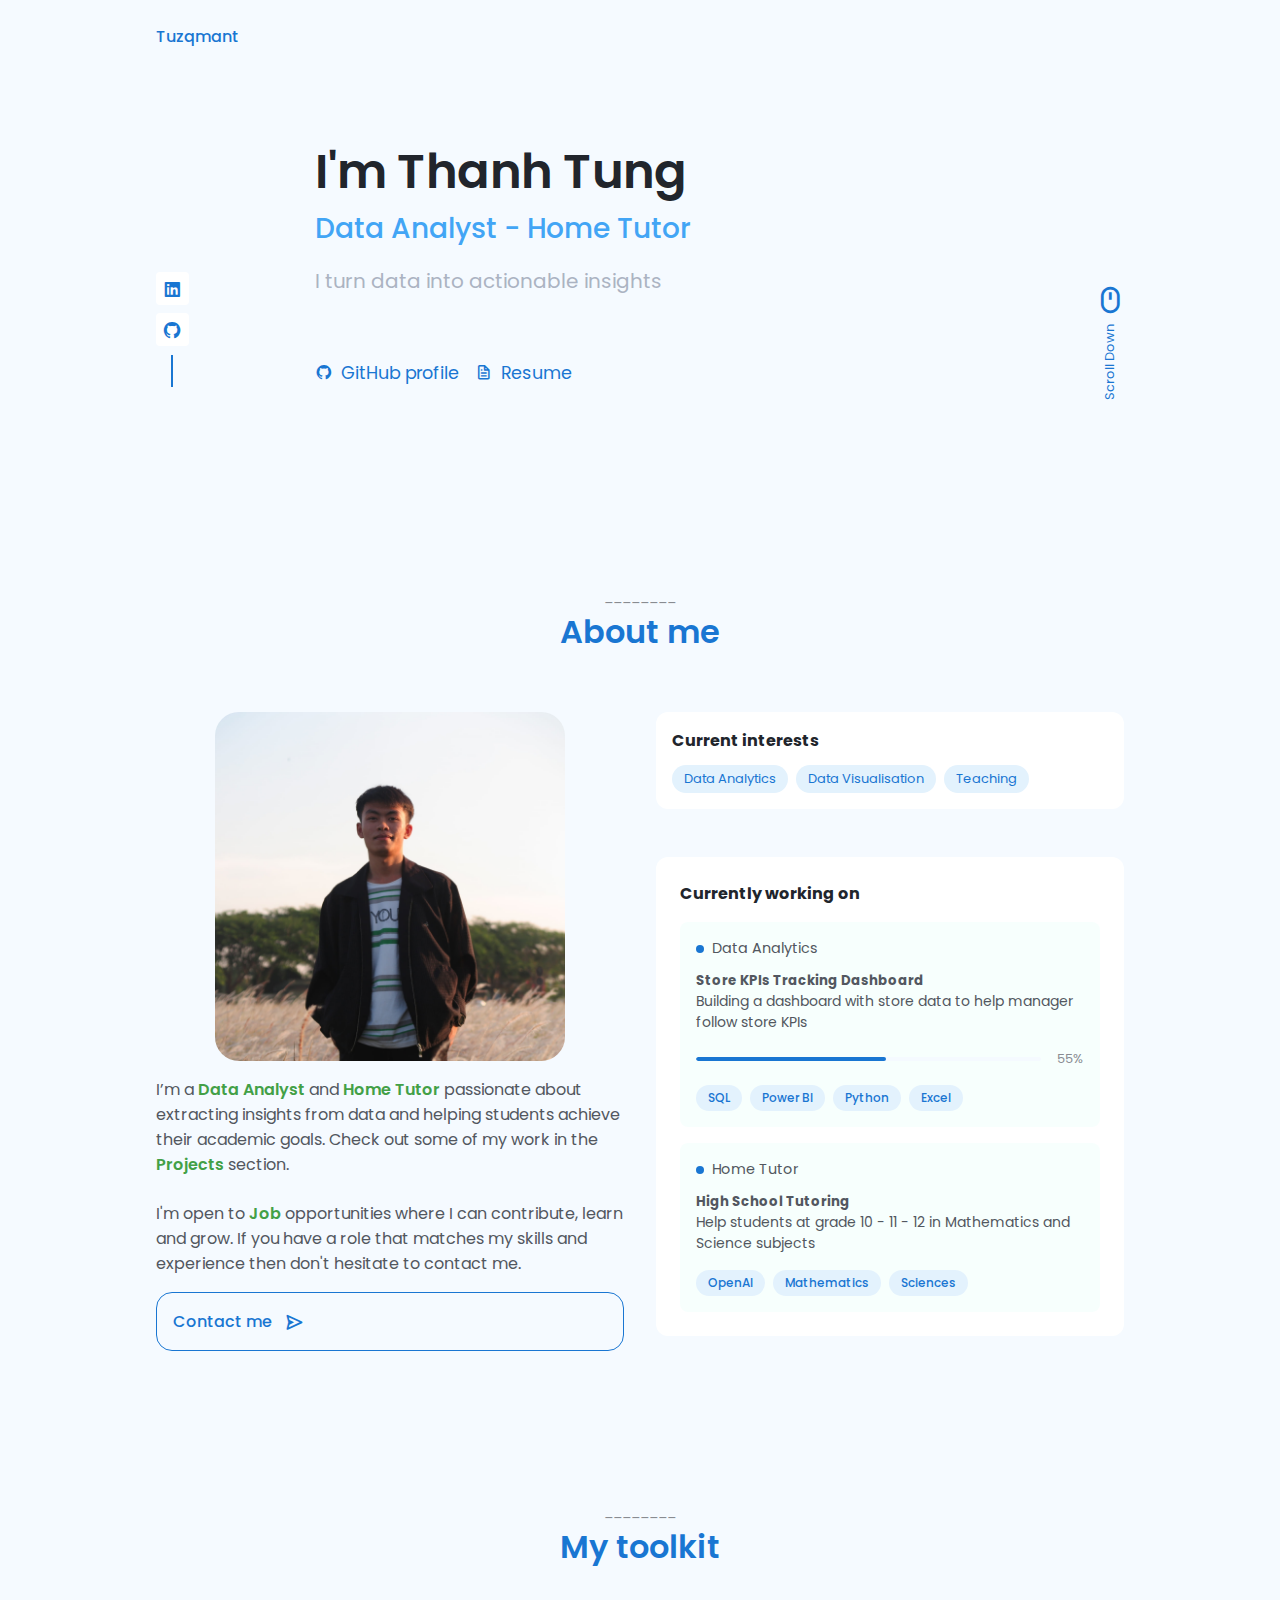
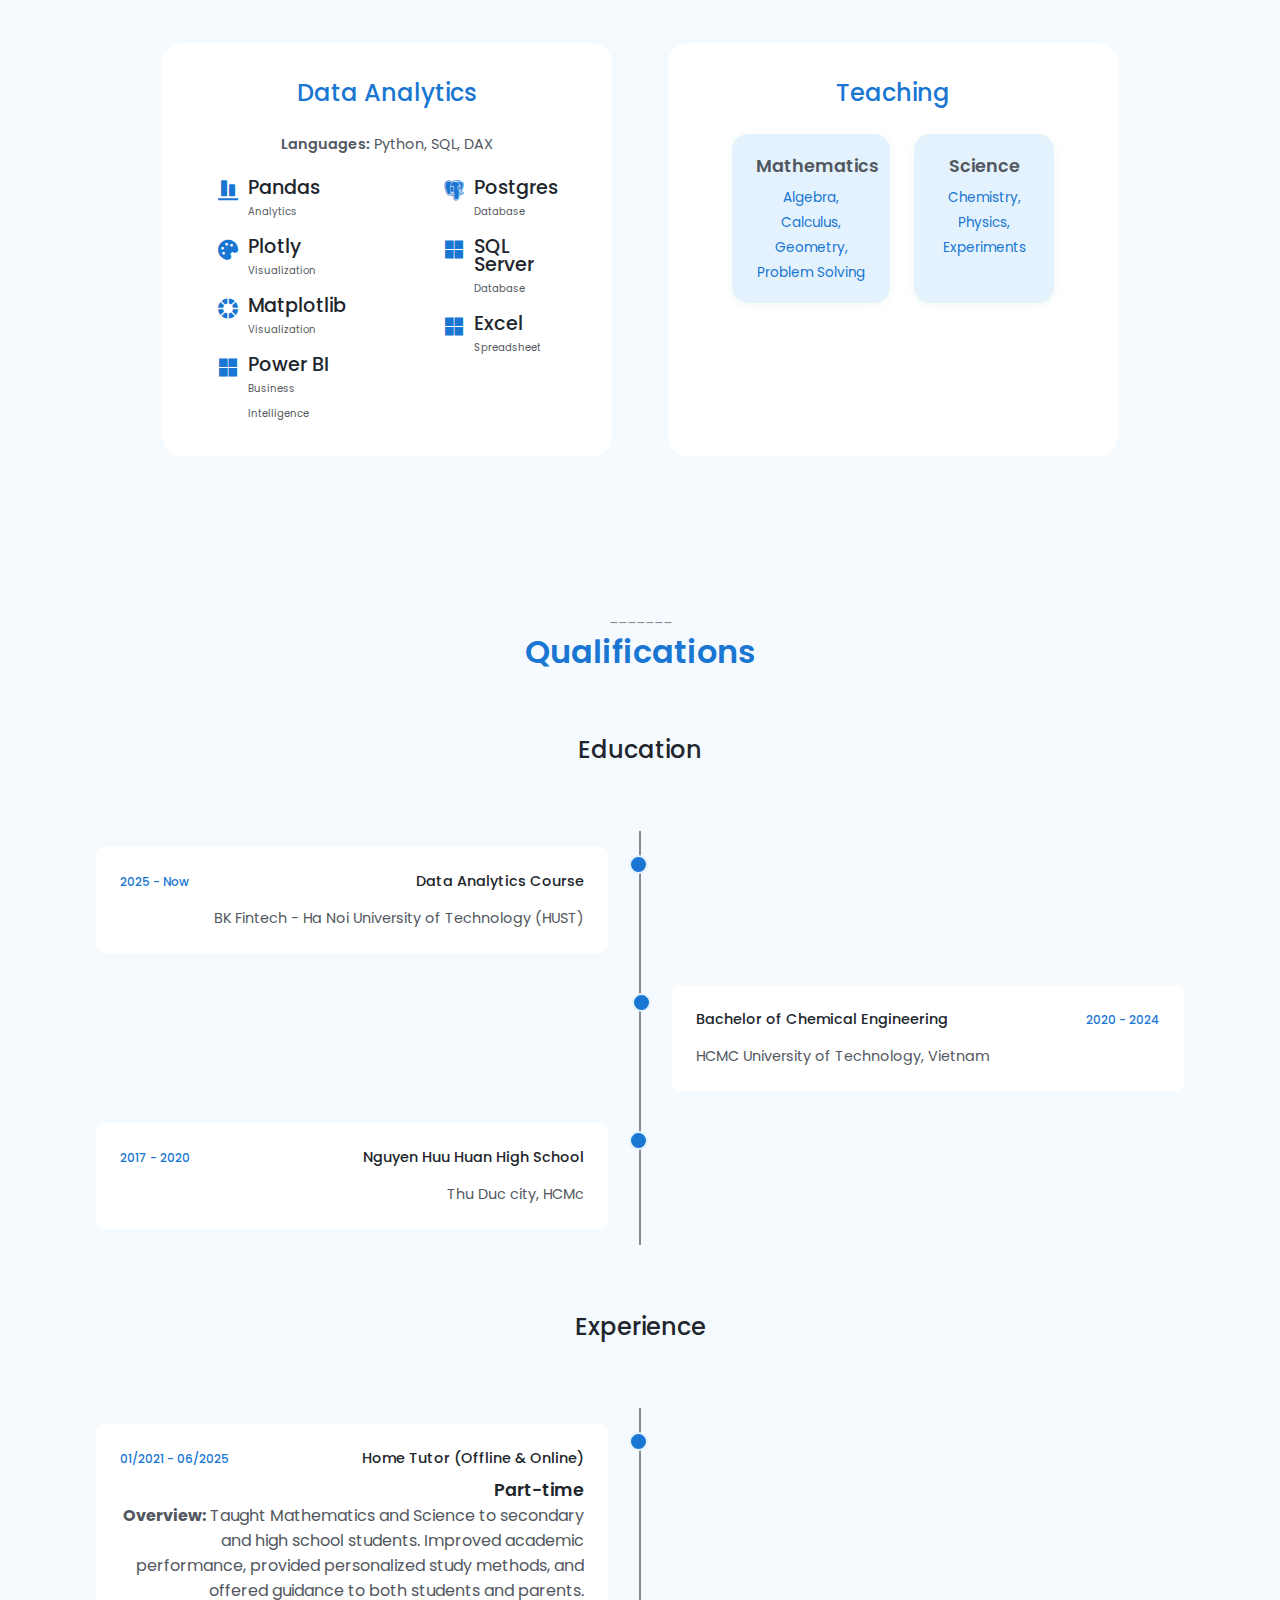
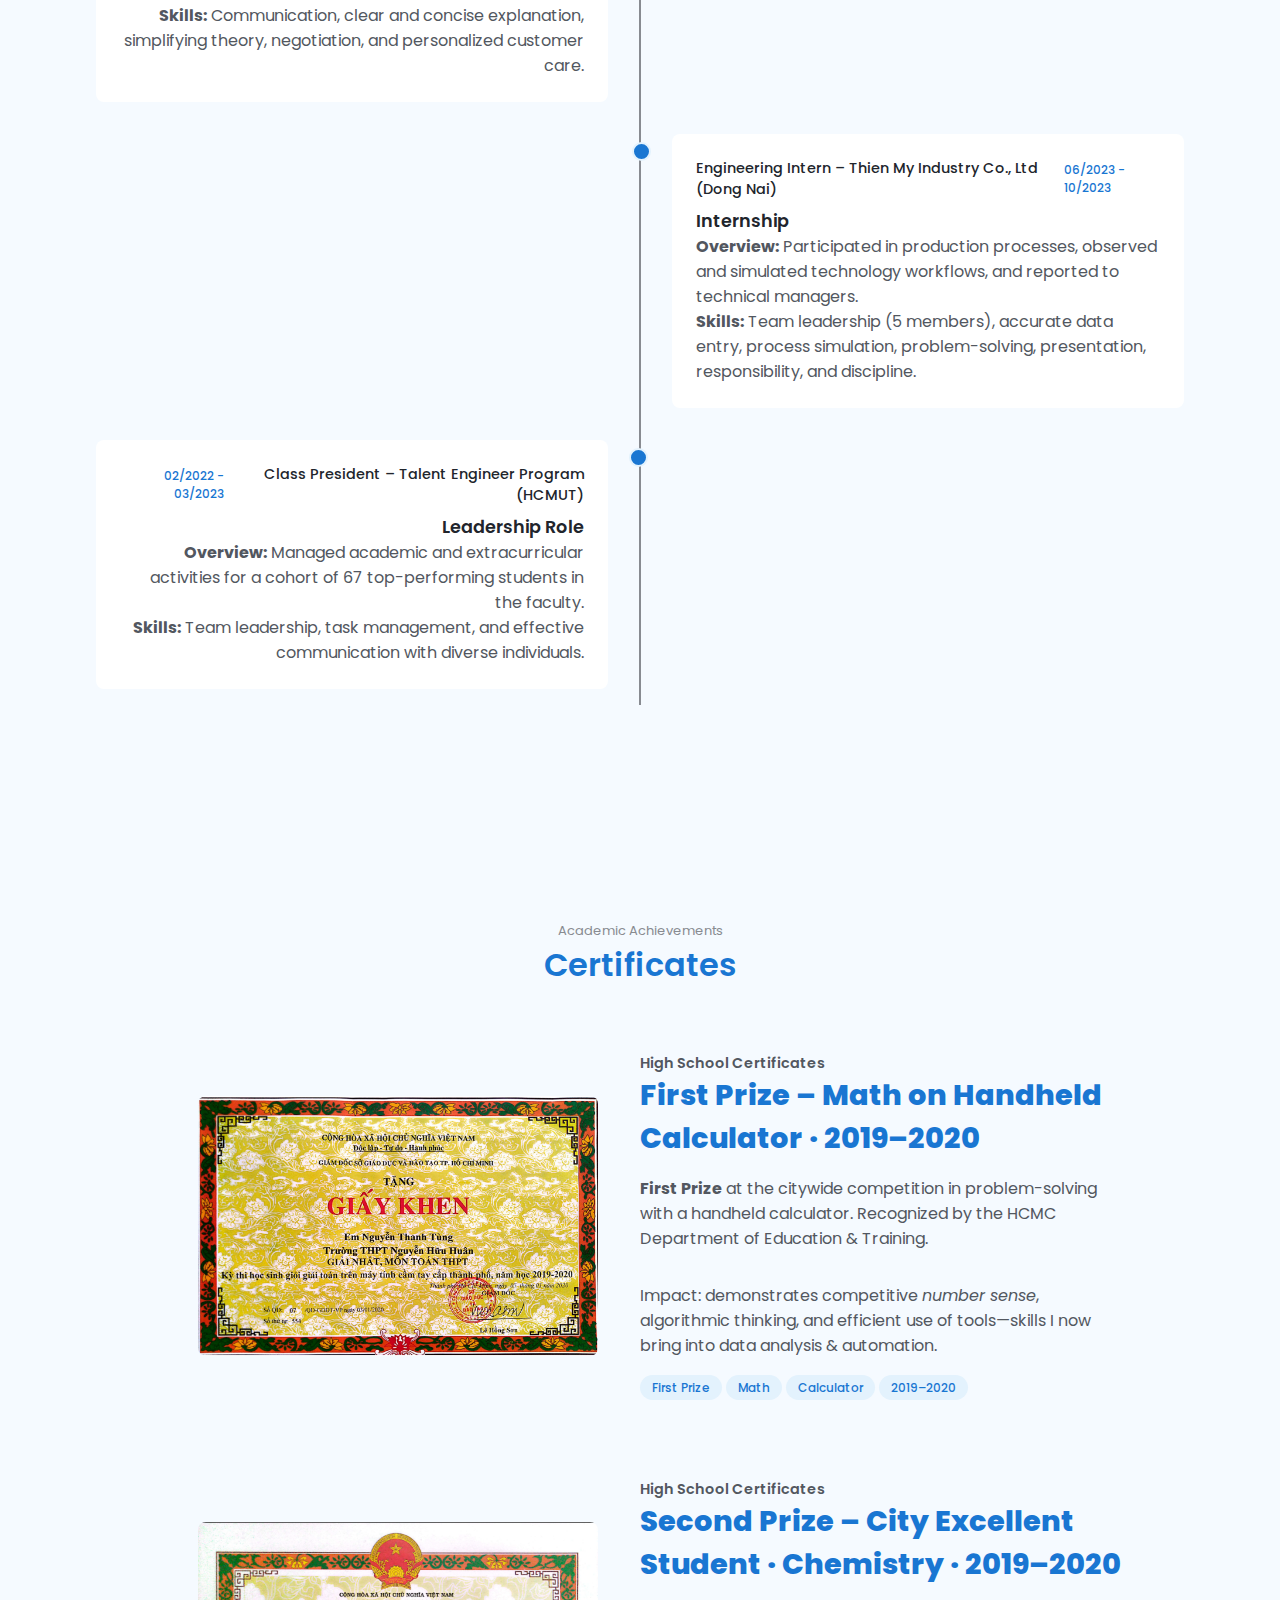
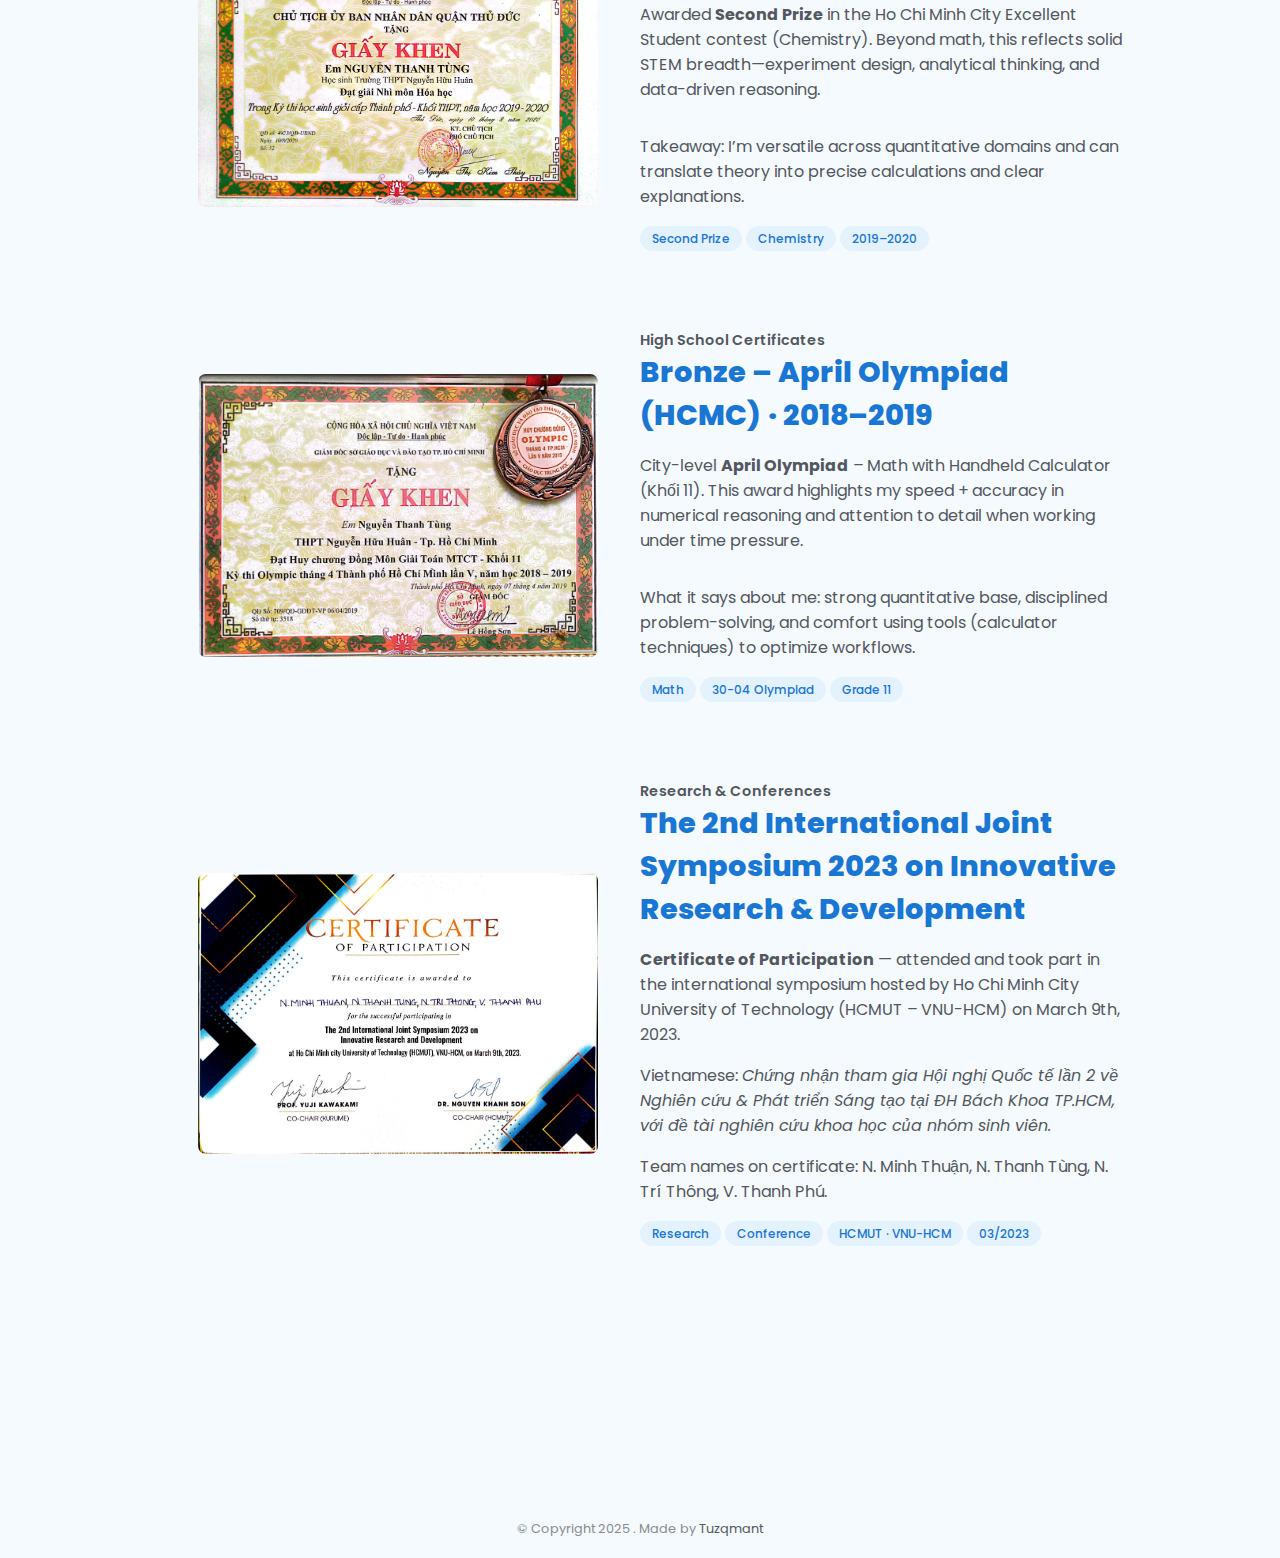
<file: index.html>
<!DOCTYPE html>
<html lang="en">

<head>
    <meta charset="UTF-8" />
    <meta name="viewport" content="width=device-width, initial-scale=1.0" />

    <!--=============== FAVICON ===============-->
    <link rel="shortcut icon" href="assets/img/favicon.png" type="image/x-icon" />

    <!--=============== BOXICONS ===============-->
    <link href="https://unpkg.com/boxicons@2.1.4/css/boxicons.min.css" rel="stylesheet" />

    <!--=============== SWIPER CSS ===============-->
    <link rel="stylesheet" href="assets/css/swiper-bundle.min.css" />

    <!--=============== CSS ===============-->
    <link rel="stylesheet" href="assets/css/styles.css" />

    <title> Tuzqmant </title>
</head>

<body>
    <!--=============== HEADER ===============-->
    <header class="header" id="header">
        <nav class="nav container">
            <a href="index.html" class="nav__logo">
                Tuzqmant
            </a>
        </nav>
    </header>

    <!--=============== MAIN ===============-->
    <main class="main">
        <!--=============== HOME ===============-->
        <section class="home section" id="home">
            <div class="home__container container grid">
                <div class="home__data">
                    <h1 class="home__name">I'm Thanh Tung</h1>
                    <h3 class="home__education">Data Analyst - Home Tutor</h3>
                    <span class="home__quote">I turn data into actionable insights</span>

                    <div class="about__quick-links">
                        <a href="https://github.com/tuzqwork" class="quick-link">
                            <i class='bx bxl-github'></i> GitHub profile
                        </a>
                        <a href="assets/pdf/NguyenThanhTung_UNIQLO.pdf" class="quick-link">
                            <i class='bx bx-file'></i> Resume
                        </a>
                    </div>

                </div>

                <div class="home__social">
                    <a href="https://www.linkedin.com/in/tuzqwork2411/" target="_blank" class="home__social-link">
                        <i class="bx bxl-linkedin-square"></i>
                    </a>
                    <a href="https://github.com/tuzqwor" target="_blank" class="home__social-link">
                        <i class="bx bxl-github"></i>
                    </a>
                </div>

                <a href="#about" class="home__scroll">
                    <i class="bx bx-mouse home__scroll-icon"></i>
                    <span class="home__scroll-name">Scroll Down</span>
                </a>
            </div>
        </section>

        <!--=============== ABOUT ===============-->
        <section class="about section" id="about">
            <span class="section__subtitle">________</span>
            <h2 class="section__title">About me</h2>

            <div class="about__container2 container grid">
                <div class="about__image-container">
                    <img src="assets/img/ava.jpg" alt="" class="about__img">
                    <div class="about__content">
                        <p class="about__description">
                            I’m a <span style="color:#43a047;font-weight:600">Data Analyst</span> and <span
                                style="color:#43a047;font-weight:600">Home Tutor</span> passionate about extracting insights from data and helping students achieve their academic goals. Check out some of my work in the <a href="#work" style="color:#43a047;font-weight:600">Projects</a>
                            section.
                        </p>
                        <p class="about__description">
                            I'm open to <span id="jobSpan" class="job-span"
                                style="color:#43a047;font-weight:600">Job</span> opportunities where I can
                            contribute,
                            learn and grow. If you have a role that matches my skills and experience then don't hesitate
                            to contact me.
                        </p>

                    </div>
                    <a href="https://www.linkedin.com/in/tuzqwork2411/" class="contact-button" id="contactButton">
                        Contact me <i class='bx bx-send'></i>
                    </a>
                </div>

                <div class="about__data">
                    <div class="about__interests">
                        <h4>Current interests</h4>
                        <div class="interest__tags">
                            <span class="interest__tag">Data Analytics</span>
                            <span class="interest__tag">Data Visualisation</span>
                            <span class="interest__tag">Teaching</span>
                        </div>
                    </div>

                    <div class="about__current-work">
                        <h4 class="current-work__title">Currently working on</h4>
                        <div class="current-work__item">
                            <div class="work-status">
                                <span class="status-dot"></span>
                                <span style="font-size: 0.9rem;">Data Analytics</span>
                            </div>
                                <h5>Store KPIs Tracking Dashboard</h5>
                            </a>
                            <p>Building a dashboard with store data to help manager follow store KPIs</p>
                            <div class="work-progress">
                                <div class="progress-bar">
                                    <div class="progress-fill" style="width: 55%;"></div>
                                </div>
                                <span class="progress-text">55%</span>
                            </div>
                            <div class="tech-stack">
                                <span class="work__tech">SQL</span>
                                <span class="work__tech">Power BI</span>
                                <span class="work__tech">Python</span>
                                <span class="work__tech">Excel</span>
                            </div>
                        </div>
                        <div class="current-work__item">
                            <div class="work-status">
                                <span class="status-dot"></span>
                                <span style="font-size: 0.9rem;">Home Tutor</span>
                            </div>
                                <h5>High School Tutoring</h5>
                            </a>
                            <p>Help students at grade 10 - 11 - 12 in Mathematics and Science subjects</p>
                            <div class="tech-stack">
                                <span class="work__tech">OpenAI</span>
                                <span class="work__tech">Mathematics</span>
                                <span class="work__tech">Sciences</span>
                            </div>
                        </div>
                    </div>

                </div>
            </div>
        </section>

        <!--=============== SKILLS ===============-->
        <section class="skills section" id="skills">
            <span class="section__subtitle">________</span>
            <h2 class="section__title">My toolkit</h2>

            <div class="skills__container container grid">
                <div class="skills__content">
                    <h3 class="skills__title">Data Analytics</h3>
                    <p style="margin-bottom: 1.5rem; font-size: 0.9rem; text-align: center">
                        <span style="font-weight: 600;">Languages:</span> Python, SQL, DAX
                    </p>
                    <div class="skills__box">
                        <div class="skills__group">
                            <div class="skills__data">
                                <i class="bx bxs-objects-vertical-bottom check-icon"></i>
                                <div>
                                    <h3 class="skills__name">Pandas</h3>
                                    <span class="skills__level">Analytics</span>
                                </div>
                            </div>
                            <div class="skills__data">
                                <i class="bx bxs-palette check-icon"></i>
                                <div>
                                    <h3 class="skills__name">Plotly</h3>
                                    <span class="skills__level">Visualization</span>
                                </div>
                            </div>
                            <div class="skills__data">
                                <i class="bx bxs-color check-icon"></i>
                                <div>
                                    <h3 class="skills__name">Matplotlib</h3>
                                    <span class="skills__level">Visualization</span>
                                </div>
                            </div>
                            <div class="skills__data">
                                <i class="bx bxl-microsoft check-icon"></i>
                                <div>
                                    <h3 class="skills__name">Power BI</h3>
                                    <span class="skills__level">Business Intelligence</span>
                                </div>
                            </div>
                        </div>
                        <div class="skills__group">
                            <div class="skills__data">
                                <i class="bx bxl-postgresql check-icon"></i>
                                <div>
                                    <h3 class="skills__name">Postgres</h3>
                                    <span class="skills__level">Database</span>
                                </div>
                            </div>
                            <div class="skills__data">
                                <i class="bx bxl-microsoft check-icon"></i>
                                <div>
                                    <h3 class="skills__name">SQL Server</h3>
                                    <span class="skills__level">Database</span>
                                </div>
                            </div>
                            <div class="skills__data">
                                <i class="bx bxl-microsoft check-icon"></i>
                                <div>
                                    <h3 class="skills__name">Excel</h3>
                                    <span class="skills__level">Spreadsheet</span>
                                </div>
                            </div>
                        </div>
                    </div>
                </div>
                <div class="skills__content">
                    <h3 class="skills__title">Teaching</h3>
                    <div class="teaching__subjects">
                        <div class="teaching__block math-block">
                            <span class="teaching__name">Mathematics</span>
                            <span class="teaching__desc">Algebra, Calculus, Geometry, Problem Solving</span>
                        </div>
                        <div class="teaching__block science-block">

                            <span class="teaching__name">Science</span>
                            <span class="teaching__desc">Chemistry, Physics, Experiments</span>
                        </div>
                    </div>
                </div>
            </div>
        </section>

        <!--=============== EDUCATION & EXPERIENCE ===============-->
        <section class="education section" id="education">
            <span class="section__subtitle">_______</span>
            <h2 class="section__title">Qualifications</h2>

            <h3 class="qualification__title">
                Education
            </h3>
            <div class="timeline container">
                <div class="timeline-container left">
                    <div class="content">
                        <div class="timeline-header">
                            <span class="timeline-date">2025 - Now</span>
                            <h3 class="timeline-title">
                                Data Analytics Course
                            </h3>
                        </div>
                        <p class="timeline-footer">
                            BK Fintech - Ha Noi University of Technology (HUST)
                        </p>
                    </div>
                </div>
                <div class="timeline-container right">
                    <div class="content">
                        <div class="timeline-header">
                            <span class="timeline-date">2020 - 2024</span>
                            <h3 class="timeline-title">
                                Bachelor of Chemical Engineering
                            </h3>
                        </div>
                        <p class="timeline-footer">
                            HCMC University of Technology, Vietnam
                        </p>
                    </div>
                </div>
                <div class="timeline-container left">
                    <div class="content">
                        <div class="timeline-header">
                            <span class="timeline-date">2017 - 2020</span>
                            <h3 class="timeline-title">
                                Nguyen Huu Huan High School
                            </h3>
                        </div>
                        <p class="timeline-footer">
                            Thu Duc city, HCMc
                        </p>
                    </div>
                </div>
            </div>

            <h3 class="qualification__title">
                Experience
            </h3>
            <div class="timeline container">
                <!-- Home Tutor (Part-time) -->
                <div class="timeline-container left">
                    <div class="content">
                        <div class="timeline-header">
                            <span class="timeline-date">01/2021 - 06/2025</span>
                            <h3 class="timeline-title">Home Tutor (Offline & Online)</h3>
                        </div>
                        <h4 class="timeline-position">Part-time</h4>
                        <ul>
                            <li>
                                <strong>Overview:</strong> Taught Mathematics and Science to secondary and high school students. Improved academic performance, provided personalized study methods, and offered guidance to both students and parents.
                            </li>
                            <li>
                                <strong>Skills:</strong> Communication, clear and concise explanation, simplifying theory, negotiation, and personalized customer care.
                            </li>
                        </ul>
                    </div>
                </div>
                <!-- Engineering Intern -->
                <div class="timeline-container right">
                    <div class="content">
                        <div class="timeline-header">
                            <span class="timeline-date">06/2023 - 10/2023</span>
                            <h3 class="timeline-title">Engineering Intern – Thien My Industry Co., Ltd (Dong Nai)</h3>
                        </div>
                        <h4 class="timeline-position">Internship</h4>
                        <ul>
                            <li>
                                <strong>Overview:</strong> Participated in production processes, observed and simulated technology workflows, and reported to technical managers.
                            </li>
                            <li>
                                <strong>Skills:</strong> Team leadership (5 members), accurate data entry, process simulation, problem-solving, presentation, responsibility, and discipline.
                            </li>
                        </ul>
                    </div>
                </div>
                <!-- Class President, Talent Engineer Program -->
                <div class="timeline-container left">
                    <div class="content">
                        <div class="timeline-header">
                            <span class="timeline-date">02/2022 - 03/2023</span>
                            <h3 class="timeline-title">Class President – Talent Engineer Program (HCMUT)</h3>
                        </div>
                        <h4 class="timeline-position">Leadership Role</h4>
                        <ul>
                            <li>
                                <strong>Overview:</strong> Managed academic and extracurricular activities for a cohort of 67 top-performing students in the faculty.
                            </li>
                            <li>
                                <strong>Skills:</strong> Team leadership, task management, and effective communication with diverse individuals.
                            </li>
                        </ul>
                    </div>
                </div>
            </div>
        </section>



        <!--=============== WORK ===============-->
<section class="work section" id="work">
  <span class="section__subtitle">Academic Achievements</span>
  <h2 class="section__title">Certificates</h2>

  <!-- 1) Bronze medal – April Olympiad (HCMC) -->
  <div class="work__featured-container">
    <div class="about__container container grid" style="margin-top: 4rem;" id="feature__container">
      <img src="assets/img/thanhtich1.png" alt="Bronze medal - April Olympiad HCMC 2019, Math with calculator, Grade 11" class="featured__img">

      <div class="about__data">
        <div class="text-content">
          <div class="featured__info">
            <span class="featured__subtitle">High School Certificates</span>
            <a class="featured__title" href="assets/img/thanhtich3.png" target="_blank" rel="noopener">First Prize – Math on Handheld Calculator · 2019–2020</a>
          </div>

          <p class="about__description" style="margin-bottom: 2rem;">
            <strong>First Prize</strong> at the citywide competition in problem-solving with a handheld calculator.
            Recognized by the HCMC Department of Education & Training.
          </p>
          <p class="about__description">
            Impact: demonstrates competitive <em>number sense</em>, algorithmic thinking,
            and efficient use of tools—skills I now bring into data analysis & automation.
          </p>

          <div class="work__tech-list">
            <span class="work__tech">First Prize</span>
            <span class="work__tech">Math</span>
            <span class="work__tech">Calculator</span>
            <span class="work__tech">2019–2020</span>
            
          </div>
        </div>
      </div>
    </div>
  </div>

  <!-- 2) Second prize – City Excellent Student (Chemistry) -->
  <div class="work__featured-container">
    <div class="about__container container grid" style="margin-top: 4rem;" id="feature__container">
      <img src="assets/img/thanhtich2.png" alt="Second prize - HCMC Excellent Student Contest 2019–2020, Chemistry" class="featured__img">

      <div class="about__data">
        <div class="text-content">
          <div class="featured__info">
            <span class="featured__subtitle">High School Certificates</span>
            <a class="featured__title" href="assets/img/thanhtich2.png" target="_blank" rel="noopener">Second Prize – City Excellent Student · Chemistry · 2019–2020</a>
          </div>

          <p class="about__description" style="margin-bottom: 2rem;">
            Awarded <strong>Second Prize</strong> in the Ho Chi Minh City Excellent Student contest (Chemistry).
            Beyond math, this reflects solid STEM breadth—experiment design, analytical thinking,
            and data-driven reasoning.
          </p>
          <p class="about__description">
            Takeaway: I’m versatile across quantitative domains and can translate theory into precise calculations
            and clear explanations.
          </p>

          <div class="work__tech-list">
            <span class="work__tech">Second Prize</span>
            <span class="work__tech">Chemistry</span>
            <span class="work__tech">2019–2020</span>
          </div>
        </div>
      </div>
    </div>
  </div>

  <!-- 3) First prize – Math on Handheld Calculator (City) -->
  <div class="work__featured-container">
    <div class="about__container container grid" style="margin-top: 4rem;" id="feature__container">
      <img src="assets/img/thanhtich3.png" alt="First prize - HCMC Math on Handheld Calculator 2019–2020" class="featured__img">

      <div class="about__data">
        <div class="text-content">
          <div class="featured__info">
            <span class="featured__subtitle">High School Certificates</span>
            <a class="featured__title" href="assets/img/thanhtich1.png" target="_blank" rel="noopener">Bronze – April Olympiad (HCMC) · 2018–2019</a>
          </div>

          <p class="about__description" style="margin-bottom: 2rem;">
            City-level <strong>April Olympiad</strong> – Math with Handheld Calculator (Khối 11).
            This award highlights my speed + accuracy in numerical reasoning and
            attention to detail when working under time pressure.
          </p>
          <p class="about__description">
            What it says about me: strong quantitative base, disciplined problem-solving,
            and comfort using tools (calculator techniques) to optimize workflows.
          </p>

          <div class="work__tech-list">
            <span class="work__tech">Math</span>
            <span class="work__tech">30-04 Olympiad</span>
            <span class="work__tech">Grade 11</span>
          </div>
        </div>
      </div>
    </div>
  </div>

  <!-- 4) International symposium – Certificate of Participation -->
<div class="work__featured-container">
  <div class="about__container container grid" style="margin-top: 4rem;" id="feature__container">
    <!-- đổi src nếu bạn đặt tên file khác, ví dụ assets/img/symposium2023.png -->
    <img src="assets/img/symposium2023.png" alt="Certificate of Participation - The 2nd International Joint Symposium 2023 on Innovative Research & Development at HCMUT, VNU-HCM" class="featured__img">

    <div class="about__data">
      <div class="text-content">
        <div class="featured__info">
          <span class="featured__subtitle">Research & Conferences</span>
          <a class="featured__title" href="assets/img/symposium2023.png" target="_blank" rel="noopener">
            The 2nd International Joint Symposium 2023 on Innovative Research & Development
          </a>
        </div>

        <p class="about__description" style="margin-bottom: 1rem;">
          <strong>Certificate of Participation</strong> — attended and took part in the international symposium hosted by
          Ho Chi Minh City University of Technology (HCMUT – VNU-HCM) on
          <time datetime="2023-03-09">March 9th, 2023</time>.
        </p>
        <p class="about__description" style="margin-bottom: 1rem;">
          Vietnamese: <em>Chứng nhận tham gia Hội nghị Quốc tế lần 2 về Nghiên cứu & Phát triển Sáng tạo tại ĐH Bách Khoa TP.HCM,
          với đề tài nghiên cứu khoa học của nhóm sinh viên.</em>
        </p>
        <p class="about__description">
          Team names on certificate: N. Minh Thuận, N. Thanh Tùng, N. Trí Thông, V. Thanh Phú.
        </p>

        <div class="work__tech-list">
          <span class="work__tech">Research</span>
          <span class="work__tech">Conference</span>
          <span class="work__tech">HCMUT · VNU-HCM</span>
          <span class="work__tech">03/2023</span>
        </div>
      </div>

    </div>
  </div>
</div>

</section>
    </main>

    <!--=============== FOOTER ===============-->
    <footer class="footer">
        <div class="footer__container container">
            <span class="footer__copy">
                © Copyright 2025 . Made by <a href="index.html">Tuzqmant</a>
            </span>
        </div>
    </footer>

    <!--=============== SCROLLREVEAL ===============-->
    <script src="assets/js/scrollreveal.min.js"></script>

    <!--=============== SWIPER JS ===============-->
    <script src="assets/js/swiper-bundle.min.js"></script>

    <!--=============== MIXITUP FILTER ===============-->
    <script src="assets/js/mixitup.min.js"></script>

    <!--=============== MAIN JS ===============-->
    <script src="assets/js/main.js"></script>

    <script src="https://platform.linkedin.com/badges/js/profile.js" async defer type="text/javascript"></script>
</body>

</html>
</file>
<file: assets/css/styles.css>
/*=============== GOOGLE FONTS ===============*/
@import url("https://fonts.googleapis.com/css2?family=Poppins:wght@400;500;600;800&display=swap");
@import url("https://fonts.googleapis.com/css2?family=Nanum+Pen+Script&display=swap");

/*=============== VARIABLES CSS ===============*/
:root {
    --header-height: 3.5rem;
    --first-hue: 210; /* blue hue */
    --sat: 80%;
    --lig: 60%;
    --second-hue: 219;

    --first-color: #1976d2;         /* blue */
    --first-color-alt: #42a5f5;     /* lighter blue */
    --title-color: hsl(var(--second-hue), 15%, 15%); /* dark text for white bg */

    --text-color: hsl(var(--second-hue), 8%, 35%);
    --text-color-light: hsl(var(--second-hue), 4%, 55%);
    --body-color: #f5faff;          /* very light blue background */
    --container-color: #ffffff;     /* white container */

    /*========== Font and typography ==========*/
    --body-font: "Poppins", sans-serif;
    --biggest-font-size: 1.75rem;
    --h1-font-size: 1.5rem;
    --h2-font-size: 1.25rem;
    --h3-font-size: 1rem;
    --normal-font-size: 0.938rem;
    --small-font-size: 0.813rem;
    --smaller-font-size: 0.75rem;
    --tiny-font-size: 0.625rem;

    /*========== Font weight ==========*/
    --font-medium: 500;
    --font-semibold: 600;

    /*========== z index ==========*/
    --z-tooltip: 10;
    --z-fixed: 100;
    --z-modal: 1000;
}

/* Responsive typography */
@media screen and (min-width: 968px) {
	:root {
		--biggest-font-size: 2.5rem;
		--h1-font-size: 2.25rem;
		--h2-font-size: 1.5rem;
		--h3-font-size: 1.25rem;
		--normal-font-size: 1rem;
		--small-font-size: 0.875rem;
		--smaller-font-size: 0.813rem;
	}
}

/*=============== BASE ===============*/
* {
	box-sizing: border-box;
	padding: 0;
	margin: 0;
}

html {
	scroll-behavior: smooth;
}

body,
button,
input,
textarea {
	font-family: var(--body-font);
	font-size: var(--normal-font-size);
}

body {
	background-color: var(--body-color);
	color: var(--text-color);
	transition: 0.4s;
}

h1,
h2,
h3 {
	color: var(--title-color);
	font-weight: var(--font-semibold);
}

ul {
	list-style: none;
}

a {
	text-decoration: none;
}

button {
	cursor: pointer;
	border: none;
	outline: none;
}

img {
	max-width: 100%;
	height: auto;
}

/* Custom Scrollbar */
::-webkit-scrollbar {
	width: 8px;
}

::-webkit-scrollbar-track {
	background: var(--container-color);
}

::-webkit-scrollbar-thumb {
	background: var(--text-color-light);
	border-radius: 4px;
}

::-webkit-scrollbar-thumb:hover {
	background: var(--text-color);
}

/*=============== REUSABLE CSS CLASSES ===============*/
.container {
	max-width: 968px;
	margin-left: 1rem;
	margin-right: 1rem;
}

.grid {
	display: grid;
	gap: 1.25rem;
}

.main {
	overflow: hidden;
}

.section {
	padding: 4.5rem 0 1rem;
}

.section__title,
.section__subtitle {
	text-align: center;
}

.section__title {
	font-size: var(--h2-font-size);
	color: var(--first-color);
	margin-bottom: 2rem;
}

.section__subtitle {
	display: block;
	font-size: var(--smaller-font-size);
	color: var(--text-color-light);
	margin-top: 2rem;
}

/*=============== HEADER & NAV ===============*/
.header {
	position: fixed;
	top: 0;
	left: 0;
	width: 100%;
	background-color: var(--body-color);
	z-index: var(--z-fixed);
	transition: 0.4s;
}

.nav {
	height: var(--header-height);
	display: flex;
	justify-content: space-between;
	align-items: center;
}

.nav__logo {
	color: var(--first-color);
	font-weight: var(--font-medium);
	transition: 0.4s;
}

.nav__logo:hover {
	color: var(--first-color-alt);
}

/*=============== HOME ===============*/
.home__container {
	position: relative;
	row-gap: 4.5rem;
	padding-top: 2rem;
}

.home__data {
	display: flex;
	flex-direction: column;
	justify-self: center;
	width: 250px;
	height: 200px;
	text-align: left;
}

.home__name {
	font-weight: 600;
}

.home__education {
	color: var(--first-color-alt); /* Use lighter blue for subtitle */
	margin-bottom: 1rem;
	font-size: var(--biggest-font-size);
	font-weight: var(--font-medium);
}

.home__quote {
	font-size: 1.25rem;
	color: #abb3c2;
}

.home__img {
	width: 160px;
}

.home__buttons {
	display: flex;
	justify-content: flex-start;
	align-items: center;
	gap: 2rem;
	font-size: 0.75rem;
}

.button-link {
	color: #fafafa;
}

.button-link:hover {
	cursor: pointer;
	transform: translateY(-5px);
	transition: transform 0.3s ease-in-out;
}

.button-link:not(:hover) {
	transition: transform 0.3s ease-in-out;
	transform: translateY(0px);
}

.home__social,
.home__scroll {
	position: absolute;
}

.home__social {
	bottom: 5rem;
	left: 0;
	display: grid;
	row-gap: 0.5rem;
}

.home__social-link {
	width: max-content;
	background-color: var(--container-color);
	color: var(--first-color);
	padding: 0.25rem;
	border-radius: 0.25rem;
	display: flex;
	font-size: 1rem;
	transition: 0.4s;
}

.home__social-link:hover {
	background-color: var(--first-color);
	color: #fff;
}

.home__social::after {
	content: "";
	width: 32px;
	height: 2px;
	background-color: var(--first-color);
	transform: rotate(90deg) translate(16px, 3px);
}

.home__scroll {
	color: var(--first-color);
	right: -1.5rem;
	bottom: 4rem;
	display: grid;
	row-gap: 2.25rem;
	justify-items: center;
}

.home__scroll-icon {
	font-size: 1.25rem;
}

.home__scroll-name {
	font-size: var(--smaller-font-size);
	transform: rotate(-90deg);
}

/*=============== BUTTONS ===============*/
.button {
	display: inline-block;
	background-color: var(--first-color);
	color: #fff;
	padding: 0.75rem 1rem;
	border-radius: 0.5rem;
	font-weight: var(--font-medium);
	transition: 0.4s;
}

.button:hover {
	background-color: var(--first-color-alt);
	color: #fff;
}

.button--ghost {
	border: 2px solid var(--first-color);
	color: var(--first-color);
	background-color: transparent;
}

.button--ghost:hover {
	border: 2px solid var(--first-color-alt);
	color: var(--first-color-alt);
}

/*=============== ABOUT ===============*/
.about__container {
	row-gap: 2.5rem;
}

.about__img {
	width: 220px;
	border-radius: 1.5rem;
	justify-self: center;
	margin-left: auto;
	margin-right: auto;
}
.featured__img {
	width: 220px;
	border-radius: 0.5rem;
	justify-self: center;
}
.featured__img2 {
	width: 220px;
	border-radius: 1rem;
	margin-top: 1rem;
	margin-right: 1rem;
}

.about__data {
	display: flex;
	flex-direction: column;
	/* For hover effect positioning */
	position: relative;
}

.about__info {
	display: grid;
	grid-template-columns: repeat(3, 1fr);
	gap: 0.5rem;
	margin-bottom: 2rem;
}

.about__box {
	background-color: var(--container-color);
	border-radius: 0.75rem;
	padding: 0.75rem 0.5rem;
}

.about__icon {
	font-size: 1.5rem;
	color: var(--first-color);
	margin-bottom: 0.5rem;
}

.about__title {
	font-size: var(--small-font-size);
}

.about__subtitle {
	font-size: var(--tiny-font-size);
}

.about__description {
	text-align: left;
}

/*=============== ABOUT SECTION ENHANCEMENTS ===============*/
.about__image-container {
	position: relative;
	display: flex;
	flex-direction: column;
	height: 100%;
	justify-content: space-around;
	gap: 1rem;
}

.about__stats {
	display: flex;
	gap: 1rem;
	margin-top: 2rem;
	border-radius: 0.75rem;
}
.stat__item {
	display: flex;
	align-items: center;
	gap: 0.5rem;
	color: var(--text-color);
}

.stat__item i {
	color: var(--first-color);
	font-size: 1.2rem;
}

.about__content {
	display: flex;
	flex-direction: column;
	gap: 1.5rem;
}

.highlight {
	color: var(--first-color);
	font-weight: var(--font-medium);
}

.about__interests {
	background: var(--container-color);
	padding: 1rem;
	border-radius: 0.75rem;
}

.about__interests h4 {
	color: var(--title-color);
	margin-bottom: 0.75rem;
	font-size: var(--normal-font-size);
}

.interest__tags {
	display: flex;
	flex-wrap: wrap;
	gap: 0.5rem;
}

.interest__tag {
	background: #e3f2fd; /* light blue */
	color: var(--first-color);
	padding: 0.25rem 0.75rem;
	border-radius: 1rem;
	font-size: var(--smaller-font-size);
	transition: 0.3s;
}

.interest__tag:hover {
	background: var(--first-color);
	color: var(--body-color);
	transform: translateY(-2px);
}

.about__quick-links {
	margin-top: 2rem;
	display: flex;
	gap: 1rem;
}

.quick-link {
	display: flex;
	align-items: center;
	gap: 0.5rem;
	color: var(--first-color);
	font-size: 1.1rem;
	transition: 0.3s;
}

.quick-link:hover {
	color: var(--first-color-alt);
	transform: translateX(5px);
}

@media screen and (max-width: 768px) {
	.about__quick-links {
		flex-direction: column;
	}

	.interest__tags {
		justify-content: center;
	}
}

/*=============== CURRENT WORK STYLES ===============*/
.about__current-work {
	background: var(--container-color);
	padding: 1.5rem;
	border-radius: 0.75rem;
	margin-top: 1rem;
}

.current-work__title {
	color: var(--title-color);
	font-size: var(--normal-font-size);
	margin-bottom: 1rem;
}

.current-work__item {
	background: rgba(100, 255, 218, 0.05);
	padding: 1rem;
	border-radius: 0.5rem;
	margin-top: 1rem;
}

.work-status {
	display: flex;
	align-items: center;
	gap: 0.5rem;
	margin-bottom: 0.75rem;
}

.status-dot {
	width: 8px;
	height: 8px;
	background: var(--first-color);
	border-radius: 50%;
	animation: pulse 2s infinite;
}

.current-work__link {
	display: block;
	margin-bottom: 0.5rem;
}

.current-work__link h5 {
	font-size: 1.1rem;
	color: var(--title-color);
	transition: color 0.3s ease;
}

.current-work__link:hover h5 {
	color: var(--first-color);
}

.current-work__item p {
	color: var(--text-color);
	font-size: var(--small-font-size);
	margin-bottom: 1rem;
}

.work-progress {
	display: flex;
	align-items: center;
	gap: 1rem;
	margin-bottom: 1rem;
}

.progress-bar {
	flex: 1;
	height: 4px;
	background: var(--body-color);
	border-radius: 2px;
	overflow: hidden;
}

.progress-fill {
	height: 100%;
	background: var(--first-color);
	border-radius: 2px;
	transition: width 1s ease-in-out;
}

.progress-text {
	font-size: var(--smaller-font-size);
	color: var(--text-color-light);
}

.tech-stack {
	display: flex;
	flex-wrap: wrap;
	gap: 0.5rem;
}

@keyframes pulse {
	0% {
		transform: scale(1);
		opacity: 1;
	}
	50% {
		transform: scale(1.5);
		opacity: 0.5;
	}
	100% {
		transform: scale(1);
		opacity: 1;
	}
}

/* Add this to your existing media queries */
@media screen and (max-width: 768px) {
	.about__current-work {
		margin-top: 2rem;
	}

	.tech-stack {
		justify-content: flex-start;
	}
}

/*=============== SKILLS ===============*/
.skills__container {
	row-gap: 2rem;
	padding-top: 1rem;
}

.skills__content {
	background-color: var(--container-color);
	padding: 1.5rem;
	border-radius: 1.25rem;
}

.skills__content:hover {
	cursor: pointer;
	transform: translateY(-10px);
	transition: transform 0.3s ease-in-out;
}

.skills__content:not(:hover) {
	transition: transform 0.3s ease-in-out;
	transform: translateY(0px);
}

.skills__title {
	font-size: var(--normal-font-size);
	font-weight: var(--font-medium);
	color: var(--first-color);
	text-align: center;
	margin-bottom: 1.5rem;
}

.skills__box {
	display: flex;
	justify-content: center;
	column-gap: 2.5rem;
}

.skills__group {
	display: grid;
	align-content: flex-start;
	row-gap: 1rem;
}

.skills__data {
	display: flex;
	column-gap: 0.5rem;
}

.skills .check-icon {
	font-size: 1.5rem;
	color: var(--first-color);
}

.skills .check-icon:hover {
	animation: bounce-skills 0.6s;
}

@keyframes bounce-skills {
	0% {
		transform: translate(0);
	}
	20% {
		transform: translateY(-6px);
	}
	40% {
		transform: 0;
	}
	60% {
		transform: translateY(-3px);
	}
	80% {
		transform: 0;
	}
}

.skills__name {
	font-size: 1rem;
	font-weight: var(--font-medium);
	line-height: 18px;
}

.skills__level {
	font-size: var(--tiny-font-size);
}

/*=============== QUALIFICATION ===============*/
.qualification {
	position: relative;
}

.qualification__title {
	display: flex;
	justify-content: center;
	align-items: center;
	column-gap: 0.5rem;
	font-size: 1rem;
	font-weight: var(--font-medium);
	margin-bottom: 2rem;
}

.qualification__card {
	padding: 1rem;
	border-radius: 0.5rem;
	transition: background-color 0.3s ease-in-out;
}

.qualification__card:hover {
	background-color: var(--container-color);
}

.qualification__content {
	margin-top: 3rem;
}

.qualification__info {
	display: grid;
	row-gap: 2rem;
}

.qualification__info p {
	font-size: 0.9rem;
	margin-top: 1rem;
}

.qualification__name {
	font-size: 1.2rem;
	margin-bottom: 1.25rem;
}

.qualification__name:hover .work__icon {
	transform: translateX(0.25rem);
}

.qualification__name:hover .work__button {
	color: var(--first-color);
}

.qualification__name a {
	color: var(--first-color); /* Change from #fafafa to main blue */
	transition: color 0.3s ease-in-out;
}

.qualification__name a:hover {
	color: var(--first-color);
}

.qualification__country,
.qualification__year {
	display: block;
	font-size: var(--small-font-size);
	color: var(--text-color-light);
}

.qualification__country {
	margin-bottom: 0.75rem;
}

/*=============== SERVICES ===============*/
.services__container {
	grid-template-columns: repeat(2, 1fr);
	gap: 1.5rem;
}

.services__card {
	background-color: var(--container-color);
	padding: 3rem 1.5rem 1.5rem;
	border-radius: 1rem;
}

.services__title {
	font-size: var(--h3-font-size);
	margin-bottom: 2.5rem;
}

.services__button {
	color: var(--first-color);
	font-size: var(--small-font-size);
	display: flex;
	align-items: center;
	column-gap: 0.25rem;
	cursor: pointer;
}

.services__button:hover .services__icon {
	transform: translateX(0.25rem);
}

.services__icon {
	font-size: 1rem;
	transition: 0.4s;
}

.services__modal {
	position: fixed;
	inset: 0;
	background-color: hsla(var(--second-hue), 28%, 16%, 0.7);
	padding: 2rem 1rem;
	display: grid;
	place-items: center;
	visibility: hidden;
	opacity: 0;
	transition: 0.4s;
	z-index: var(--z-modal);
}

.services__modal-content {
	position: relative;
	background-color: var(--body-color);
	padding: 4.5rem 1.5rem 2.5rem;
	border-radius: 1.5rem;
}

.services__modal-title,
.services__modal-description {
	text-align: left;
}

.services__modal-title {
	font-size: var(--h3-font-size);
	color: var(--first-color);
	margin-bottom: 1rem;
}

.services__modal-description {
	font-size: var(--small-font-size);
	margin-bottom: 2rem;
}

.services__modal-list {
	display: grid;
	row-gap: 0.75rem;
}

.services__modal-item {
	display: flex;
	align-items: flex-start;
	column-gap: 0.5rem;
}

.services__modal-icon {
	font-size: 1.5rem;
	color: var(--first-color);
}

.services__modal-info {
	font-size: var(--small-font-size);
}

.services__modal-close {
	position: absolute;
	top: 1.5rem;
	right: 1.5rem;
	font-size: 1.5rem;
	color: var(--title-color);
	cursor: pointer;
}

/*Active modal*/
.active-modal {
	opacity: 1;
	visibility: visible;
}

/*=============== WORK ===============*/
.work__container {
	padding-top: 1rem;
	margin-bottom: 5rem;
}

.work__featured-container {
	margin-bottom: 5rem;
}

.featured__info {
	margin-bottom: 1rem;
}

.featured__subtitle {
	display: block;
	font-size: 0.9rem;
	font-weight: 600;
}

.featured__title {
	position: relative;
	display: inline-block;
	color: var(--first-color); /* Change from #fff to main blue */
	font-weight: 800;
	font-size: 1.8rem;
	transition: font-size 0.3s ease-in-out;
}

.featured__title::before {
	content: "";
	position: absolute;
	left: 0;
	bottom: 0.15em;
	width: 100%;
	height: 0.8em;
	background: var(--first-color-alt);
	transform: scaleX(0);
	transform-origin: left;
	transition: transform 0.3s ease-in-out;
	z-index: -1;
	border-radius: 0.1em;
}

/* Change from .featured__title:hover to .about__container:hover .featured__title */
.about__container:hover .featured__title::before {
	transform: scaleX(1);
}

.work__filters {
	display: flex;
	justify-content: center;
	align-items: center;
	column-gap: 0.75rem;
	margin-bottom: 2rem;
}

.work__item {
	cursor: pointer;
	color: var(--title-color);
	padding: 0.25rem 0.75rem;
	font-weight: var(--font-medium);
	border-radius: 0.5rem;
}

.work__card {
	background-color: var(--container-color);
	padding: 1rem;
	border-radius: 1rem;
	transition: all 0.3s ease-in-out;
}

.work__card:hover {
	cursor: pointer;
	transform: translateY(-10px);
	transition: transform 0.3s ease-in-out;
}

.work__img {
	border-radius: 1rem;
	margin-bottom: 0.75rem;
	filter: grayscale(100%);
}

.work__button {
	width: max-content;
	color: var(--first-color); /* Change from #fafafa to main blue */
	font-size: 1rem;
	font-weight: var(--font-medium);
	display: flex;
	align-items: center;
	column-gap: 0.25rem;
}

.work__icon {
	font-size: 1rem;
	transition: 0.4s;
}

.work__tech-list {
	margin-top: 1rem;
}

.work__tech {
	padding: 0.25rem 0.75rem;
	font-weight: var(--font-medium);
	font-size: 0.75rem;
	border-radius: 1rem;
	background-color: #e3f2fd;
	color: var(--first-color);
}

.work__card-title {
	display: flex;
	justify-content: space-between;
}

.title-icon {
	font-size: 1.5rem;
	color: var(--text-color);
}

.title-icon:hover {
	color: var(--first-color);
}

.work__card:hover .work__icon {
	transform: translateX(0.25rem);
}

.work__card:hover .work__button {
	color: var(--first-color);
}

.work__card:hover .work__img {
	filter: none;
	transition-duration: 1s;
}

.work__card:hover {
	cursor: pointer;
}

.work__description {
	margin: 1rem 0;
	width: 300px;
}

.card-flex {
	display: flex;
	flex-direction: column;
	justify-content: space-around;
}

/* Active item work*/
.active-work {
	background-color: var(--first-color);
	color: #fff; /* Keep white text for active filter for contrast */
}

/*=============== FOOTER ===============*/
.footer {
	background-color: var(--body-color);
	margin-top: 10rem;
}

.footer__container {
	padding: 1.2rem;
}

.footer__copy {
	display: block;
	color: var(--text-color-light);
	text-align: center;
	font-size: 0.8rem;
}

.footer__copy a {
	color: var(--text-color);
}

.footer__copy a:hover {
	color: #fafafa;
}

/*=============== BREAKPOINTS ===============*/
@media screen and (max-width: 500px) {
	.home__container {
		padding-top: 0;
		display: block;
	}

	.home__data {
		width: auto;
	}
	.home__name {
		font-size: 1.5rem;
	}

	.home__quote {
		font-size: 1rem;
	}

	.home__buttons {
		margin-top: 2rem;
		font-size: 0.75rem;
	}

	.home__scroll,
	.home__social {
		display: none;
	}

	.home__education {
		font-size: 1.2rem;
	}

	.home__img {
		width: 130px;
	}

	.about {
		margin-top: 4rem;
	}

	.about__info {
		grid-template-columns: repeat(3, 1fr);
	}

	.services__container {
		grid-template-columns: repeat(2, 150px);
		justify-content: center;
	}

	.featured__img2 {
		display: block;
		justify-self: center;
	}

	.work__container {
		justify-content: center;
		row-gap: 2rem;
	}

	.work__item {
		font-size: var(--small-font-size);
	}
	.work__filters {
		column-gap: 0.25rem;
	}
	.work__card {
		height: 300px;
		width: 320px;
	}
}

@media screen and (min-width: 510px) {
	.home__data {
		width: 450px;
	}

	.home__name {
		font-size: 2.25rem;
	}

	.home__education {
		font-size: 1.5rem;
	}

	.home__quote {
		margin-bottom: 2rem;
	}

	.about__info {
		grid-template-columns: repeat(3, 140px);
		justify-content: center;
	}

	.skills__container {
		justify-content: center;
	}
	.skills__content {
		padding: 2rem 4rem;
	}

	.services__container {
		grid-template-columns: repeat(2, 160px);
		justify-content: center;
		column-gap: 2rem;
	}
	.services__modal_content {
		width: 500px;
		padding: 4.5rem 2.5rem 2.5rem;
	}

	.qualification__container {
		display: flex;
		flex-direction: column;
		align-items: center;
	}
	.qualification__info {
		width: 400px;
	}

	.work__container {
		grid-template-columns: repeat(2, 250px);
		justify-content: center;
	}
	.work__img {
		width: 295px;
	}
}

@media screen and (min-width: 767px) {
	.about__container {
		grid-template-columns: repeat(2, 1fr);
		align-items: center;
		column-gap: 4rem;
	}
	.about__container2 {
		grid-template-columns: 1fr 1fr;
		align-items: start; /* Change from center to start */
		gap: 2rem;
		min-height: 500px; /* Set minimum height */
	}

	.about__img {
		width: 350px;
	}
	.featured__img {
		width: 400px;
	}
	.featured__img2 {
		width: 300px;
	}
	.about__data {
		text-align: initial;
		height: 100%; /* Fill container height */
		justify-content: flex-start;
		gap: 2rem;
	}
	.about__info {
		justify-content: initial;
	}
	.about__box {
		text-align: center;
		padding: 1rem 1.25rem;
	}

	.skills__container {
		grid-template-columns: repeat(2, 350px);
		column-gap: 3rem;
	}

	.qualification__info {
		width: 600px;
	}

	.qualification__info p {
		font-size: 1rem;
	}

	.services__container {
		grid-template-columns: repeat(4, 180px);
		justify-content: center;
	}

	.work__container {
		grid-template-columns: repeat(2, max-content);
	}
	.work__img {
		width: 295px;
	}
}

@media screen and (min-width: 800px) {
	.home__buttons {
		margin-top: 1rem;
	}

	.services__container {
		column-gap: 1rem;
	}

	.work__featured-container-inner {
		padding: 0 2rem;
	}
}

@media screen and (min-width: 992px) {
	.button {
		font-size: 1rem;
	}

	.container {
		margin-left: auto;
		margin-right: auto;
	}

	.section {
		padding: 6.5rem 0 1rem;
	}
	.section__title {
		margin-bottom: 3.5rem;
		font-size: 2rem;
	}

	.nav {
		height: calc(var(--header-height) + 1rem);
	}

	.home__data {
		width: 650px;
		height: 300px;
	}

	.home__name {
		font-size: 3rem;
	}

	.home__education {
		font-size: 1.75rem;
	}

	.home__buttons {
		font-size: 1.25rem;
		margin-top: 3rem;
	}

	.home__social-link {
		padding: 0.4rem;
		font-size: 1.25rem;
	}
	.home__social::after {
		transform: rotate(90deg) translate(16px, 0);
	}
	.home__scroll-icon {
		font-size: 2rem;
	}

	.skills__container {
		grid-template-columns: repeat(2, 450px);
		column-gap: 3.5rem;
	}

	.skills__box {
		column-gap: 6rem;
	}

	.skills__title {
		font-size: var(--h2-font-size);
	}

	.skills__name {
		font-size: 1.2rem;
	}

	.qualification__title {
		margin-bottom: 3rem;
		font-size: var(--h2-font-size);
	}

	.services__container {
		grid-template-columns: repeat(4, 220px);
		column-gap: 2rem;
	}
	.services__card {
		padding: 5rem 2rem 1.5rem;
	}

	.services__modal_content {
		width: 600px;
	}

	.qualification__info {
		width: 700px;
	}

	.work__container {
		grid-template-columns: repeat(3, max-content);
	}

	#feature__container {
		column-gap: 0;
	}

	.work__container {
		gap: 2rem;
	}
	.work__card {
		padding: 1.25rem;
		height: 320px;
		width: 285px;
	}
	.work__img {
		margin-bottom: 1rem;
	}

	.work__description {
		width: 245px;
	}

	.testimonial__container {
		width: 750px;
	}
	.testimonial__card {
		padding: 1.5rem 2rem;
	}
}

@media screen and (min-width: 1200px) {
	.work__container {
		gap: 3rem;
	}

	.work__card {
		padding: 1.25rem;
		height: 300px;
		width: 320px;
	}
	.work__description {
		width: 290px;
	}
	.qualification__info {
		width: 800px;
	}
}

/*=============== Hover Instruction Note ===============*/
.hover-instruction {
	text-align: center;
	font-size: 0.9rem;
	color: var(--text-color-light);
}

/*=============== Featured Project Hover Effect ===============*/
/* Within .about__data of the featured project, we split the content into two parts:
   .text-content (default text) and .hover-images (extra images that appear on hover) */
.hover-images img {
	border-radius: 0.5rem;
}
.about__data .text-content {
	opacity: 1;
	transition: opacity 0.3s ease;
}

.about__data .hover-images {
	position: absolute;
	top: 0;
	left: 0;
	width: 100%;
	height: 100%;
	pointer-events: none;
}

.about__data .hover-images img {
	position: absolute;
	width: 65%; /* increased size */
	opacity: 0;
	transform: scale(0.8);
	transition: opacity 0.3s ease, transform 0.3s ease;
}

/* Position one image at top left */
.about__data .hover-images img:first-child {
	top: 10px;
	left: 10px;
}

/* Position the other image at bottom right */
.about__data .hover-images img:last-child {
	bottom: 10px;
	right: 10px;
}

@media (hover: hover) {
	/* Only apply hover effects on devices that support hover */
	.featured__img:hover ~ .about__data .text-content {
		opacity: 0;
	}

	.featured__img:hover ~ .about__data .hover-images img {
		opacity: 1;
		transform: scale(1);
	}
}

@media screen and (max-width: 768px) {
	/* For mobile devices */
	.about__data .hover-images img {
		width: 90%; /* Make images larger on mobile */
		position: static; /* Remove absolute positioning */
		display: block;
		margin: 1rem auto; /* Center images */
		opacity: 1; /* Always show images */
		transform: scale(1);
	}

	.about__data .hover-images {
		position: static;
		margin-top: 2rem;
	}

	.text-content {
		opacity: 1 !important; /* Always show text */
	}

	/* Remove hover instruction on mobile */
	.hover-instruction {
		display: none;
	}
}

/*========================
   VERTICAL TIMELINE
=========================*/
.timeline {
	position: relative;
	max-width: 90vw;
	margin: 4rem auto; /* Center and add top/bottom space */
}

.timeline::after {
	content: "";
	position: absolute;
	width: 2px;
	background-color: var(--text-color-light);
	top: 0;
	bottom: 0;
	left: 50%;
	transform: translateX(-1px); /* Center the line exactly at 50% */
}

/* Each side container (left or right) */
.timeline-container {
	position: relative;
	width: 50%;
	padding: 1rem 2rem;
	box-sizing: border-box;
}

/* Left-aligned container */
.timeline-container.left {
	left: 0;
	text-align: right;
}

/* Right-aligned container */
.timeline-container.right {
	left: 50%;
	text-align: left;
}

/* Content box for each timeline item */
.timeline-container .content {
	position: relative;
	background-color: var(--container-color);
	padding: 1.5rem;
	border-radius: 0.5rem;
}

/* Dots on the timeline line */
.timeline-container::before {
	content: "";
	position: absolute;
	top: 1.5rem; /* vertically aligns with .content padding */
	width: 15px;
	height: 15px;
	border-radius: 50%;
	background-color: var(--first-color);
	border: 2px solid #e3f2fd;
	z-index: 1;
}

/* Dot positioning for left vs right cards */
.timeline-container.left::before {
	right: -8px;
}

.timeline-container.right::before {
	left: -8px;
}

/* Timeline text styles */
.timeline-header {
	display: flex;
	justify-content: space-between;
	align-items: center;
	margin-bottom: 0.5rem;
}

/* Left container: title right, date left */
.timeline-container.left .timeline-header {
	flex-direction: row;
}

/* Right container: title left, date right */
.timeline-container.right .timeline-header {
	flex-direction: row-reverse;
}

.timeline-date {
	font-size: 0.75rem;
	color: var(--first-color);
	font-weight: var(--font-medium);
}

.timeline-title {
	font-weight: var(--font-medium);
	font-size: 0.9rem;
	color: var(--title-color);
	margin: 0;
}

.timeline-position {
	clear: both;
	font-size: 1.1rem;
	font-weight: var(--font-semibold);
	color: var(--title-color);
}

.timeline-subtitle {
	clear: both;
	padding-top: 1rem;
	font-size: var(--small-font-size);
	color: var (--text-color-light);
}
.timeline-subtitle2 {
	clear: both;
	padding-top: 1rem;
	font-size: var(--small-font-size);
	color: var(--text-color-light);
	text-align: left;
}

.timeline-footer {
	margin-top: 1rem;
	font-size: 0.9rem;
}

@media screen and (max-width: 768px) {
	.featured__img {
		width: 100%;
	}
	.timeline::after {
		left: 10px; /* Move the vertical line to the side */
	}
	.timeline-container {
		width: 100%;
		padding-left: 2.5rem;
		padding-right: 0;
		text-align: left;
	}
	.timeline-container.left,
	.timeline-container.right {
		left: 0;
		padding: 1rem;
	}
	.timeline-container.left::before,
	.timeline-container.right::before {
		left: 0;
	}

	.timeline-header {
		flex-direction: column;
		align-items: flex-start;
		gap: 0.5rem;
	}

	.timeline-container.left .timeline-header,
	.timeline-container.right .timeline-header {
		flex-direction: column;
	}

	.timeline-container .content {
		padding: 1rem;
	}

	.timeline-position {
		text-align: left;
	}
}

@media screen and (max-width: 768px) {
	.about__container2 {
		grid-template-columns: 1fr;
		gap: 4rem;
		min-height: auto;
	}

	.about__image-container,
	.about__data {
		height: auto;
	}
}

/*=============== ABOUT SECTION ENHANCEMENTS ===============*/
.contact-button {
	position: relative;
	display: inline-flex;
	align-items: center;
	gap: 0.75rem;
	color: var(--first-color);
	font-weight: var(--font-medium);
	padding: 1rem;
	border: 1px solid var(--first-color);
	border-radius: 1rem;
	background: transparent;
	overflow: hidden;
	transition: all 0.3s ease;
	z-index: 2;
}

.contact-button.highlight {
	color: var(--body-color);
}

.contact-button.highlight::before {
	width: 100%;
}

.contact-button::before {
	content: "";
	position: absolute;
	top: 0;
	left: 0;
	width: 0;
	height: 100%;
	background-color: var(--first-color);
	transition: width 0.3s ease;
	z-index: -1;
}

.contact-button:hover {
	color: var(--body-color);
}

.contact-button:hover::before {
	width: 100%;
}

.contact-button i {
	font-size: 1.25rem;
	transition: transform 0.3s ease;
}

.contact-button:hover i {
	transform: translateX(4px);
}

.job-span {
	cursor: pointer;
	position: relative;
	z-index: 1;
}

.contact-button.hover-effect {
	color: var(--body-color);
}

.contact-button.hover-effect::before {
	width: 100%;
}

.contact-button.hover-effect i {
	transform: translateX(4px);
}

.teaching__subjects {
    display: flex;
    gap: 1.5rem;
    justify-content: center;
    margin-top: 1rem;
}

.teaching__block {
    background: #e3f2fd;
    border-radius: 1rem;
    padding: 1.2rem 1.5rem;
    text-align: center;
    box-shadow: 0 2px 8px rgba(67, 160, 71, 0.08);
    transition: transform 0.3s, box-shadow 0.3s;
    cursor: pointer;
    min-width: 140px;
}

.teaching__block:hover {
    transform: translateY(-8px) scale(1.05);
    box-shadow: 0 6px 18px rgba(67, 160, 71, 0.18);
    background: #43a047;
    color: #fff;
}

.teaching__block i {
    font-size: 2rem;
    margin-bottom: 0.5rem;
    color: #43a047;
    transition: color 0.3s;
}

.teaching__block:hover i {
    color: #fff;
}

.teaching__name {
    display: block;
    font-weight: 600;
    font-size: 1.1rem;
    margin-bottom: 0.3rem;
}

.teaching__desc {
    font-size: 0.85rem;
    color: #1976d2;
    transition: color 0.3s;
}

.teaching__block:hover .teaching__desc {
    color: #fff;
}
</file>
